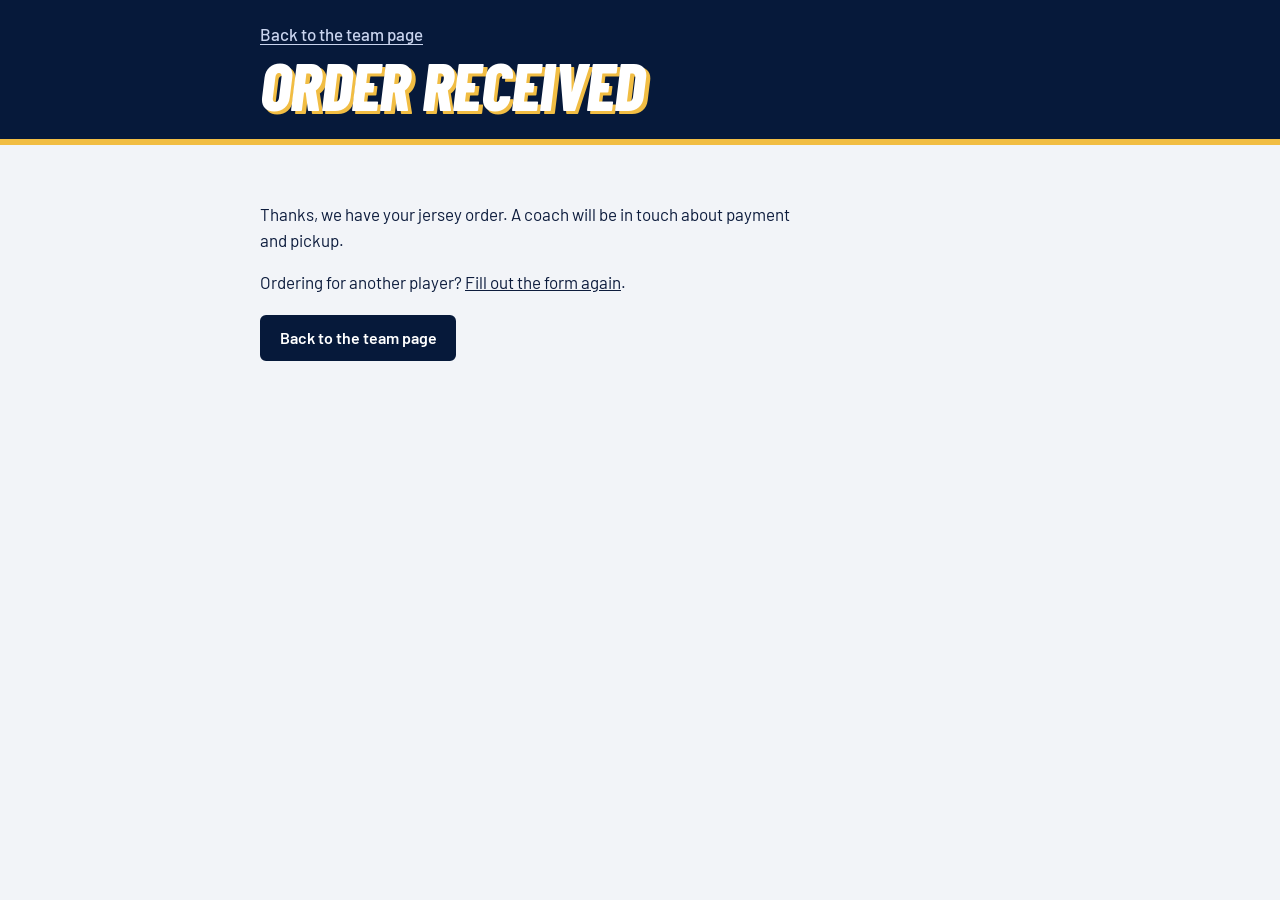
<file: order-thanks.html>
<!doctype html>
<html lang="en">
<head>
  <meta charset="utf-8">
  <meta name="viewport" content="width=device-width, initial-scale=1">
  <meta name="robots" content="noindex, nofollow">
  <title>Order received | Knightmares Flag Football</title>
  <meta name="theme-color" content="#0a1b3f">
  <link rel="stylesheet" href="css/styles.css">
</head>
<body>
<header class="page-head">
  <div class="wrap">
    <a href="index.html">Back to the team page</a>
    <h1>Order received</h1>
  </div>
</header>
<main class="wrap thanks">
  <p>Thanks, we have your jersey order. A coach will be in touch about payment and pickup.</p>
  <p>Ordering for another player? <a href="order.html">Fill out the form again</a>.</p>
  <div class="btn-row" style="margin-top:1.2rem"><a class="btn" href="index.html">Back to the team page</a></div>
</main>
</body>
</html>
</file>
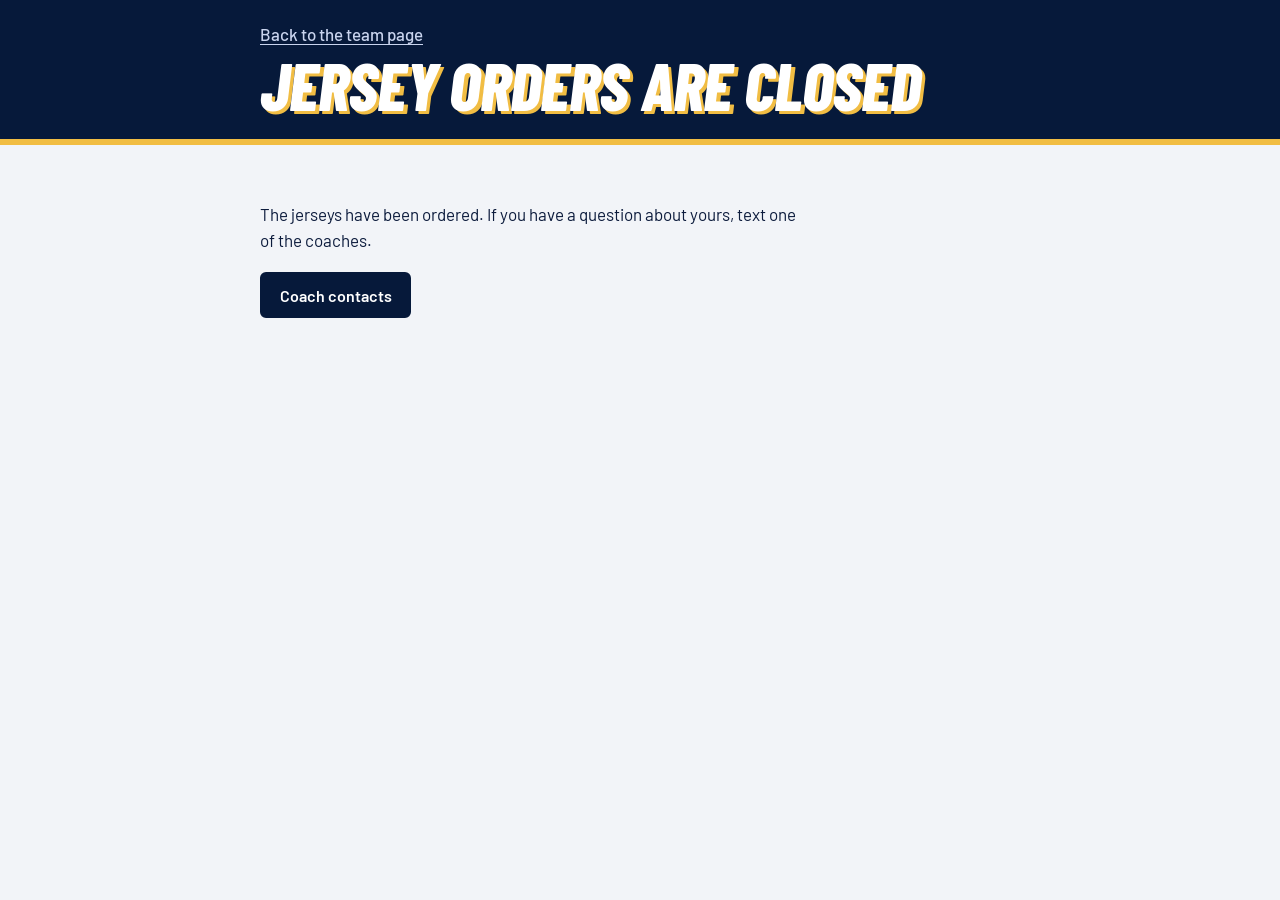
<file: order.html>
<!doctype html>
<html lang="en">
<head>
  <meta charset="utf-8">
  <meta name="viewport" content="width=device-width, initial-scale=1">
  <meta name="robots" content="noindex, nofollow">
  <title>Jersey orders are closed | Knightmares Flag Football</title>
  <meta name="theme-color" content="#06193a">
  <link rel="stylesheet" href="css/styles.css">
</head>
<body>
<header class="page-head">
  <div class="wrap">
    <a href="index.html">Back to the team page</a>
    <h1>Jersey orders are closed</h1>
  </div>
</header>
<main class="wrap thanks">
  <p>The jerseys have been ordered. If you have a question about yours, text one of the coaches.</p>
  <div class="btn-row" style="margin-top:1.2rem"><a class="btn" href="index.html#coaches">Coach contacts</a></div>
</main>
</body>
</html>
</file>
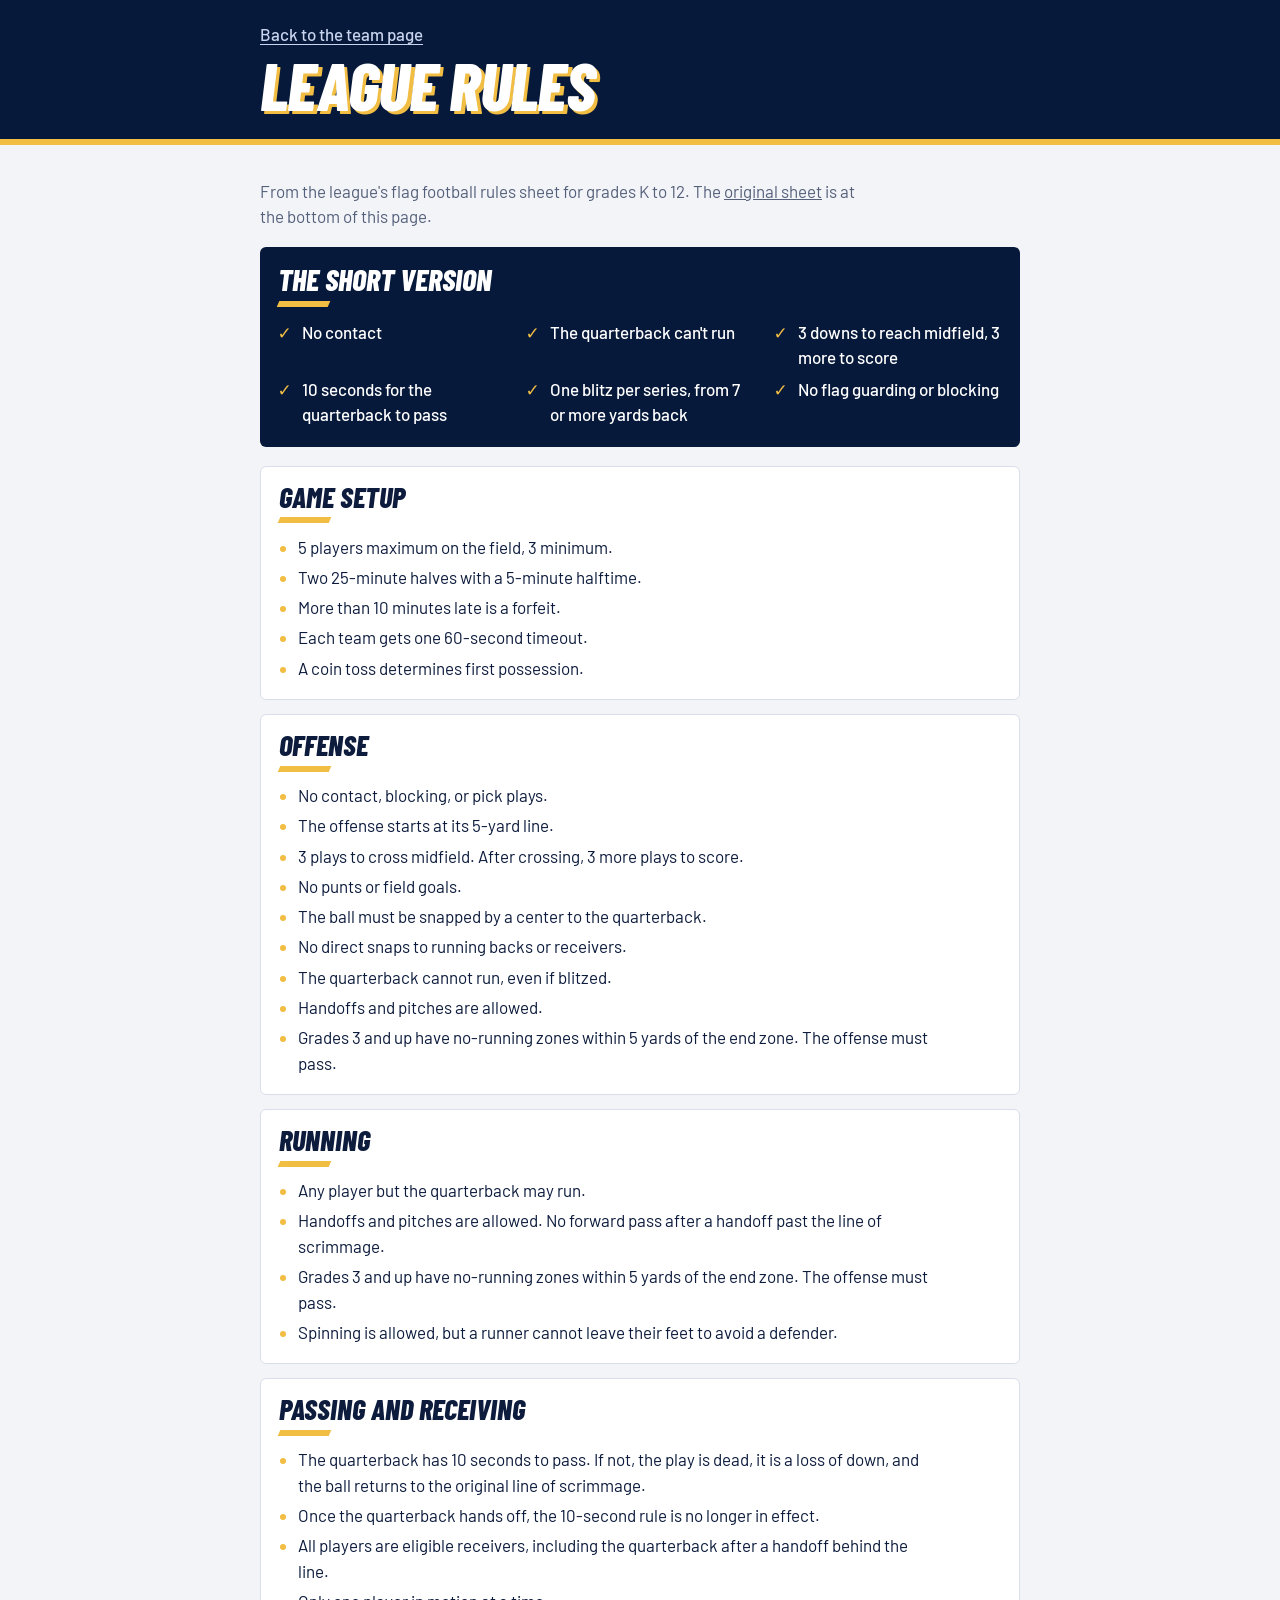
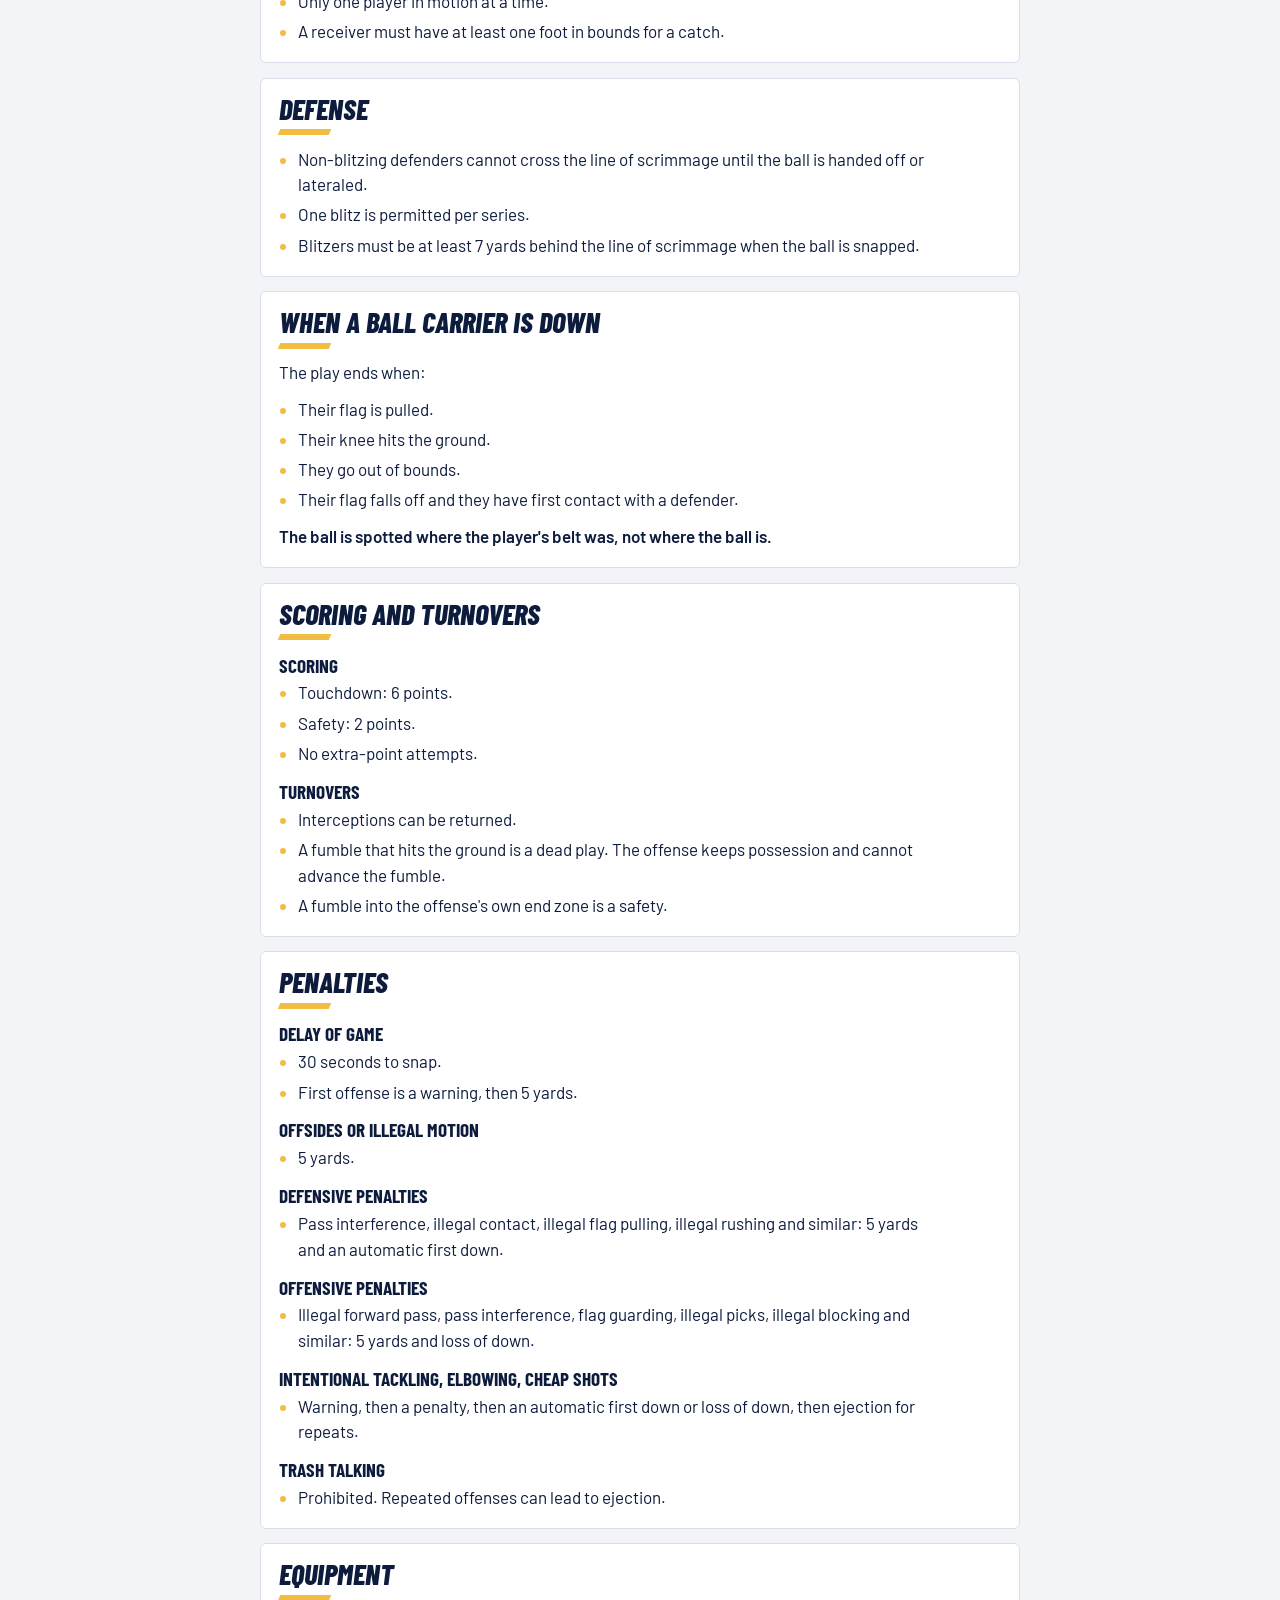
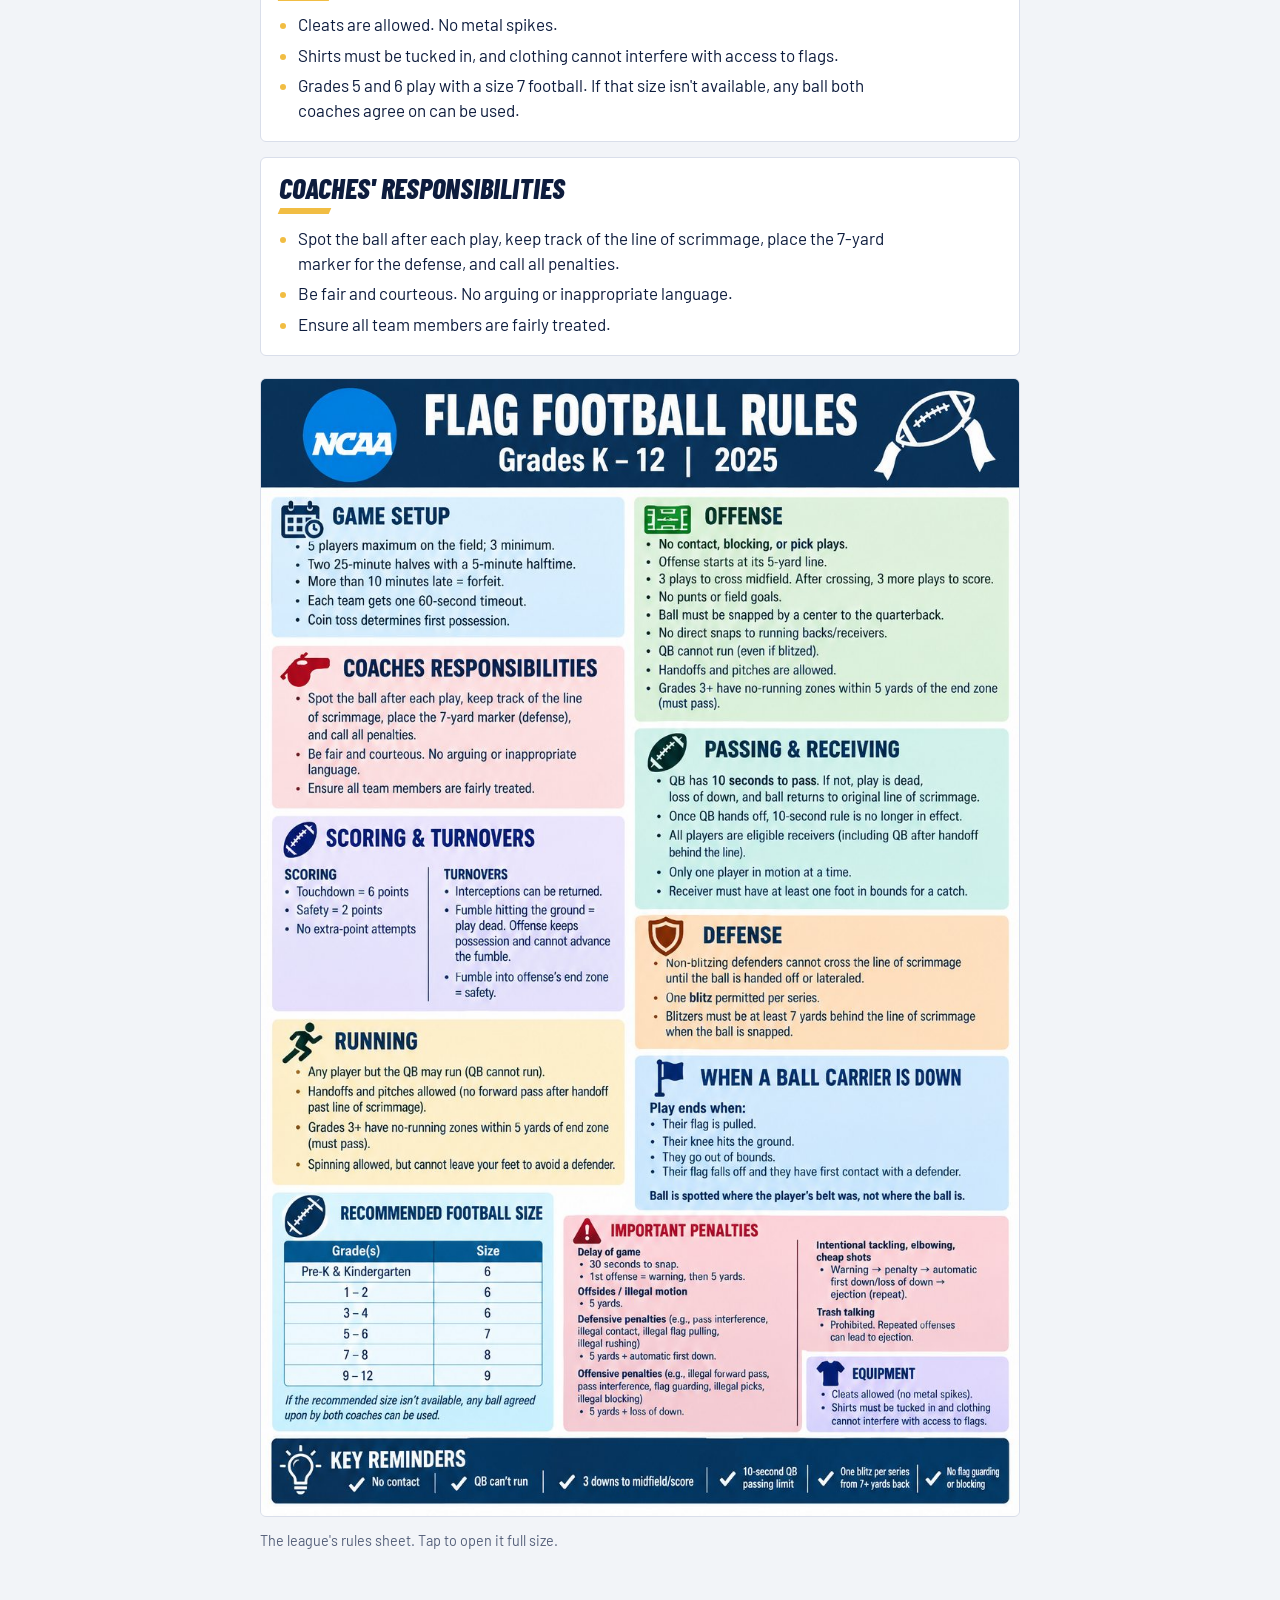
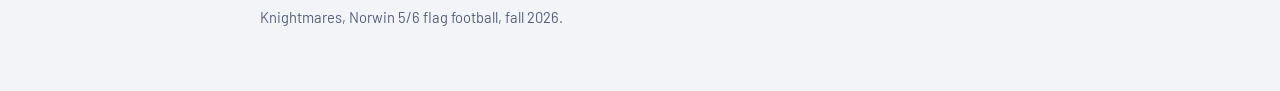
<file: rules.html>
<!doctype html>
<html lang="en">
<head>
  <meta charset="utf-8">
  <meta name="viewport" content="width=device-width, initial-scale=1">
  <meta name="robots" content="noindex, nofollow">
  <title>League rules | Knightmares Flag Football</title>
  <meta name="theme-color" content="#06193a">
  <link rel="icon" href="data:image/svg+xml,<svg xmlns='http://www.w3.org/2000/svg' viewBox='0 0 100 100'><text y='.9em' font-size='90'>🏈</text></svg>">
  <link rel="stylesheet" href="css/styles.css">
</head>
<body>

<header class="page-head">
  <div class="wrap">
    <a href="index.html">Back to the team page</a>
    <h1>League rules</h1>
  </div>
</header>

<main class="wrap rules">
  <p class="lede">From the league's flag football rules sheet for grades K to 12. The <a href="#sheet">original sheet</a> is at the bottom of this page.</p>

  <div class="reminders">
    <h2>The short version</h2>
    <ul>
      <li>No contact</li>
      <li>The quarterback can't run</li>
      <li>3 downs to reach midfield, 3 more to score</li>
      <li>10 seconds for the quarterback to pass</li>
      <li>One blitz per series, from 7 or more yards back</li>
      <li>No flag guarding or blocking</li>
    </ul>
  </div>

  <article class="rule">
    <h2>Game setup</h2>
    <ul>
      <li>5 players maximum on the field, 3 minimum.</li>
      <li>Two 25-minute halves with a 5-minute halftime.</li>
      <li>More than 10 minutes late is a forfeit.</li>
      <li>Each team gets one 60-second timeout.</li>
      <li>A coin toss determines first possession.</li>
    </ul>
  </article>

  <article class="rule">
    <h2>Offense</h2>
    <ul>
      <li>No contact, blocking, or pick plays.</li>
      <li>The offense starts at its 5-yard line.</li>
      <li>3 plays to cross midfield. After crossing, 3 more plays to score.</li>
      <li>No punts or field goals.</li>
      <li>The ball must be snapped by a center to the quarterback.</li>
      <li>No direct snaps to running backs or receivers.</li>
      <li>The quarterback cannot run, even if blitzed.</li>
      <li>Handoffs and pitches are allowed.</li>
      <li>Grades 3 and up have no-running zones within 5 yards of the end zone. The offense must pass.</li>
    </ul>
  </article>

  <article class="rule">
    <h2>Running</h2>
    <ul>
      <li>Any player but the quarterback may run.</li>
      <li>Handoffs and pitches are allowed. No forward pass after a handoff past the line of scrimmage.</li>
      <li>Grades 3 and up have no-running zones within 5 yards of the end zone. The offense must pass.</li>
      <li>Spinning is allowed, but a runner cannot leave their feet to avoid a defender.</li>
    </ul>
  </article>

  <article class="rule">
    <h2>Passing and receiving</h2>
    <ul>
      <li>The quarterback has 10 seconds to pass. If not, the play is dead, it is a loss of down, and the ball returns to the original line of scrimmage.</li>
      <li>Once the quarterback hands off, the 10-second rule is no longer in effect.</li>
      <li>All players are eligible receivers, including the quarterback after a handoff behind the line.</li>
      <li>Only one player in motion at a time.</li>
      <li>A receiver must have at least one foot in bounds for a catch.</li>
    </ul>
  </article>

  <article class="rule">
    <h2>Defense</h2>
    <ul>
      <li>Non-blitzing defenders cannot cross the line of scrimmage until the ball is handed off or lateraled.</li>
      <li>One blitz is permitted per series.</li>
      <li>Blitzers must be at least 7 yards behind the line of scrimmage when the ball is snapped.</li>
    </ul>
  </article>

  <article class="rule">
    <h2>When a ball carrier is down</h2>
    <p>The play ends when:</p>
    <ul>
      <li>Their flag is pulled.</li>
      <li>Their knee hits the ground.</li>
      <li>They go out of bounds.</li>
      <li>Their flag falls off and they have first contact with a defender.</li>
    </ul>
    <p class="key">The ball is spotted where the player's belt was, not where the ball is.</p>
  </article>

  <article class="rule">
    <h2>Scoring and turnovers</h2>
    <h3>Scoring</h3>
    <ul>
      <li>Touchdown: 6 points.</li>
      <li>Safety: 2 points.</li>
      <li>No extra-point attempts.</li>
    </ul>
    <h3>Turnovers</h3>
    <ul>
      <li>Interceptions can be returned.</li>
      <li>A fumble that hits the ground is a dead play. The offense keeps possession and cannot advance the fumble.</li>
      <li>A fumble into the offense's own end zone is a safety.</li>
    </ul>
  </article>

  <article class="rule">
    <h2>Penalties</h2>
    <h3>Delay of game</h3>
    <ul>
      <li>30 seconds to snap.</li>
      <li>First offense is a warning, then 5 yards.</li>
    </ul>
    <h3>Offsides or illegal motion</h3>
    <ul><li>5 yards.</li></ul>
    <h3>Defensive penalties</h3>
    <ul><li>Pass interference, illegal contact, illegal flag pulling, illegal rushing and similar: 5 yards and an automatic first down.</li></ul>
    <h3>Offensive penalties</h3>
    <ul><li>Illegal forward pass, pass interference, flag guarding, illegal picks, illegal blocking and similar: 5 yards and loss of down.</li></ul>
    <h3>Intentional tackling, elbowing, cheap shots</h3>
    <ul><li>Warning, then a penalty, then an automatic first down or loss of down, then ejection for repeats.</li></ul>
    <h3>Trash talking</h3>
    <ul><li>Prohibited. Repeated offenses can lead to ejection.</li></ul>
  </article>

  <article class="rule">
    <h2>Equipment</h2>
    <ul>
      <li>Cleats are allowed. No metal spikes.</li>
      <li>Shirts must be tucked in, and clothing cannot interfere with access to flags.</li>
      <li>Grades 5 and 6 play with a size 7 football. If that size isn't available, any ball both coaches agree on can be used.</li>
    </ul>
  </article>

  <article class="rule">
    <h2>Coaches' responsibilities</h2>
    <ul>
      <li>Spot the ball after each play, keep track of the line of scrimmage, place the 7-yard marker for the defense, and call all penalties.</li>
      <li>Be fair and courteous. No arguing or inappropriate language.</li>
      <li>Ensure all team members are fairly treated.</li>
    </ul>
  </article>

  <figure class="sheet" id="sheet">
    <a href="images/league-rules.jpg"><img src="images/league-rules.jpg" width="1024" height="1536" loading="lazy" alt="The league's one-page flag football rules sheet. Everything on it is written out above."></a>
    <figcaption class="fine">The league's rules sheet. Tap to open it full size.</figcaption>
  </figure>
</main>

<footer class="wrap"><p>Knightmares, Norwin 5/6 flag football, fall 2026.</p></footer>
</body>
</html>
</file>
<file: css/styles.css>
@font-face { font-family: "Barlow"; src: url("../fonts/barlow-latin-400-normal.woff2") format("woff2"); font-weight: 400; font-style: normal; font-display: swap; }
@font-face { font-family: "Barlow"; src: url("../fonts/barlow-latin-500-normal.woff2") format("woff2"); font-weight: 500; font-style: normal; font-display: swap; }
@font-face { font-family: "Barlow"; src: url("../fonts/barlow-latin-600-normal.woff2") format("woff2"); font-weight: 600; font-style: normal; font-display: swap; }
@font-face { font-family: "Barlow Condensed"; src: url("../fonts/barlow-condensed-latin-600-normal.woff2") format("woff2"); font-weight: 600; font-style: normal; font-display: swap; }
@font-face { font-family: "Barlow Condensed"; src: url("../fonts/barlow-condensed-latin-700-normal.woff2") format("woff2"); font-weight: 700; font-style: normal; font-display: swap; }
@font-face { font-family: "Barlow Condensed"; src: url("../fonts/barlow-condensed-latin-800-italic.woff2") format("woff2"); font-weight: 800; font-style: italic; font-display: swap; }

:root {
  --navy: #06193a;
  --navy-2: #1d3556;
  --gold: #f1bd43;
  --steel: #2f5389;
  --silver: #dcdee2;
  --paper: #f2f4f8;
  --line: #d9deea;
  --ink: #0d1c3d;
  --muted: #55607a;
  --in: #146c43;
  --out: #b3261e;
  --display: "Barlow Condensed", "Arial Narrow", Impact, sans-serif;
  --body: "Barlow", system-ui, -apple-system, "Segoe UI", sans-serif;
}

* { box-sizing: border-box; }
html { scroll-behavior: smooth; scroll-padding-top: 64px; }
body {
  margin: 0;
  background: var(--paper);
  color: var(--ink);
  font: 400 17px/1.5 var(--body);
  -webkit-text-size-adjust: 100%;
}
img { max-width: 100%; height: auto; display: block; }
a { color: inherit; }
[hidden] { display: none !important; }
:focus-visible { outline: 3px solid var(--navy-2); outline-offset: 3px; border-radius: 4px; }
.hero :focus-visible, .subscribe :focus-visible, .page-head :focus-visible, .reminders :focus-visible { outline-color: var(--gold); }
.next :focus-visible { outline-color: var(--navy-2); }
.wrap { width: min(100% - 2rem, 760px); margin-inline: auto; }

/* ---------- Hero ---------- */
.hero {
  position: relative;
  overflow: hidden;
  background: var(--navy);
  color: #fff;
  padding: 2.25rem 0 2.5rem;
}
.hero-inner { position: relative; }
.hero-kicker { margin: 0; font-weight: 500; color: #c9d4ee; max-width: 24rem; }
h1 {
  margin: 0.1rem 0 1.5rem;
  font: italic 800 clamp(3.2rem, 18vw, 9rem)/0.86 var(--display);
  text-transform: uppercase;
  letter-spacing: -0.01em;
  text-shadow: 0.045em 0.045em 0 var(--gold);
}

/* paint streaks borrowed from the jersey */
.shards i {
  position: absolute;
  display: block;
  clip-path: polygon(0 100%, 12% 60%, 100% 0, 88% 45%);
  transform-origin: 0 100%;
  animation: slash 0.7s cubic-bezier(0.2, 0.8, 0.2, 1) both;
}
.s1 { background: var(--gold); width: 34%; height: 110px; right: -14%; top: -50px;  }
.s2 { background: var(--steel); width: 60%; height: 190px; right: -24%; top: 120px;  animation-delay: 0.06s; opacity: 0.9; }
.s3 { background: #fff;        width: 30%; height: 90px;  right: -4%;  top: 250px;  animation-delay: 0.12s; opacity: 0.9; }
.s4 { background: var(--silver); width: 26%; height: 80px;  right: -8%;  top: 320px;  animation-delay: 0.18s; }
.s5 { background: var(--steel); width: 50%; height: 150px; left: -22%;  bottom: -50px; animation-delay: 0.1s; opacity: 0.55; }
.s6 { background: var(--gold); width: 28%; height: 90px;  left: -8%;   bottom: -20px; animation-delay: 0.2s; opacity: 0.8; }
@keyframes slash {
  from { transform: translate(-40px, 40px) scale(0.2); opacity: 0; }
}

.next {
  background: #fff;
  color: var(--ink);
  border-radius: 6px;
  border-left: 8px solid var(--gold);
  padding: 1rem 1.1rem 1.1rem;
  box-shadow: 0 14px 30px -12px rgba(0, 0, 0, 0.55);
  max-width: 30rem;
}
.next-label { margin: 0; font-weight: 600; color: var(--muted); font-size: 0.95rem; }
.next-when {
  margin: 0.15rem 0 0;
  font: 700 clamp(1.9rem, 8vw, 2.5rem)/1 var(--display);
  text-transform: uppercase;
}
.next-who { margin: 0.35rem 0 0; font-size: 1.15rem; font-weight: 600; }
.next-where { margin: 0.1rem 0 0; color: var(--muted); }
.next .btn-row { margin-top: 0.9rem; }

/* ---------- Buttons ---------- */
.btn-row { display: flex; flex-wrap: wrap; gap: 0.6rem; }
.btn {
  display: inline-flex; align-items: center; justify-content: center;
  min-height: 46px; padding: 0.55rem 1.1rem;
  border-radius: 6px; border: 2px solid var(--navy);
  font: 600 1rem/1.1 var(--body); text-decoration: none;
  background: var(--navy); color: #fff;
}
.btn:hover { background: var(--navy-2); }
.btn-ghost { background: transparent; color: var(--navy); }
.btn-ghost:hover { background: #e6eaf3; }
.btn-gold { background: var(--gold); border-color: var(--gold); color: var(--navy); }
.btn-gold:hover { background: #f7cd6a; }

/* ---------- Tabs ---------- */
.tabs {
  position: sticky; top: 0; z-index: 5;
  background: #fff; border-bottom: 1px solid var(--line);
}
.tabs-inner { display: flex; gap: 0.25rem; overflow-x: auto; scrollbar-width: none; }
.tabs-inner::-webkit-scrollbar { display: none; }
.tabs a {
  flex: none; padding: 0.9rem 0.7rem;
  font: 700 1.1rem/1 var(--display); text-transform: uppercase; letter-spacing: 0.03em;
  text-decoration: none; color: var(--navy);
  border-bottom: 3px solid transparent;
}
.tabs a:hover { border-bottom-color: var(--gold); }

/* ---------- Sections ---------- */
section { padding: 2.5rem 0 0.5rem; }
h2 {
  margin: 0 0 0.3rem;
  font: italic 800 clamp(2.1rem, 9vw, 2.9rem)/0.95 var(--display);
  text-transform: uppercase;
}
h2::after {
  content: ""; display: block; width: 3.2rem; height: 6px; margin-top: 0.45rem;
  background: var(--gold); transform: skewX(-24deg);
}
h3 { margin: 0 0 0.3rem; font: 700 1.5rem/1.1 var(--display); text-transform: uppercase; }
.lede { margin: 0.6rem 0 1.1rem; color: var(--muted); max-width: 60ch; }
.fine { font-size: 0.9rem; color: var(--muted); margin: 0.8rem 0 0; }
.empty { color: var(--muted); }

/* ---------- Schedule ---------- */
.games { list-style: none; margin: 1.1rem 0 0; padding: 0; background: #fff; border: 1px solid var(--line); border-radius: 6px; }
.game {
  display: grid; grid-template-columns: 4.2rem 1fr; gap: 0.9rem;
  align-items: center; padding: 0.85rem 0.9rem;
  border-top: 1px solid var(--line);
}
.game:first-child { border-top: 0; }
.date {
  text-align: center; background: var(--navy); color: #fff;
  border-radius: 4px; padding: 0.35rem 0 0.45rem;
}
.date b { display: block; font: 700 2.1rem/0.9 var(--display); }
.date span { display: block; font: 600 0.95rem/1.2 var(--display); text-transform: uppercase; letter-spacing: 0.06em; color: var(--gold); }
.game-who { margin: 0; font-weight: 600; font-size: 1.12rem; line-height: 1.25; }
.game-meta { margin: 0.1rem 0 0; color: var(--muted); }
.game-note { margin: 0.25rem 0 0; font-size: 0.95rem; }
.tag {
  display: inline-block; margin-left: 0.35rem; padding: 0.05rem 0.45rem;
  border: 1px solid var(--line); border-radius: 3px;
  font-size: 0.8rem; font-weight: 500; color: var(--muted); vertical-align: 0.1em;
}
.tag-result { background: var(--navy); border-color: var(--navy); color: #fff; }
.tag-cancel { background: #b3261e; border-color: #b3261e; color: #fff; }
.game.is-next { box-shadow: inset 6px 0 0 var(--gold); }
.game.is-past .date { background: #8b94aa; }
.game.is-past .date span { color: #fff; }
.game.is-past .game-who, .game.is-past .game-meta { color: var(--muted); }
.game.is-cancelled .game-who span.vs, .game.is-cancelled .game-meta { text-decoration: line-through; }
.game.is-off .date { background: transparent; color: var(--muted); border: 1px dashed #b8c0d2; }
.game.is-off .date span { color: var(--muted); }
.game.is-off .game-who { font-weight: 500; color: var(--muted); }

.subscribe {
  margin-top: 1.25rem; padding: 1.2rem 1.1rem 1.25rem;
  background: var(--navy); color: #fff; border-radius: 6px;
}
.subscribe p { margin: 0 0 0.9rem; color: #d5ddf0; }
.subscribe .fine { color: #aebada; margin: 0.9rem 0 0; }
.subscribe .fine a { color: #fff; }

/* ---------- Who's in ---------- */
.avail-game { background: #fff; border: 1px solid var(--line); border-radius: 6px; margin-top: 0.7rem; }
.avail-game summary {
  display: flex; flex-wrap: wrap; align-items: center; justify-content: space-between; gap: 0.4rem 0.8rem;
  padding: 0.85rem 0.9rem 0.85rem 2.2rem; cursor: pointer; list-style: none; position: relative;
}
.avail-game summary::-webkit-details-marker { display: none; }
.avail-game summary::before {
  content: ""; position: absolute; left: 0.95rem; top: 1.25rem;
  width: 0.55rem; height: 0.55rem; border-right: 3px solid var(--navy); border-bottom: 3px solid var(--navy);
  transform: rotate(-45deg);
}
.avail-game[open] summary::before { transform: rotate(45deg); top: 1.1rem; }
.avail-game[open] summary { border-bottom: 1px solid var(--line); }
.avail-head b { font: 700 1.35rem/1.1 var(--display); text-transform: uppercase; }
.avail-head span { color: var(--muted); }
.avail-counts { display: flex; flex-wrap: wrap; gap: 0.35rem; }
.count {
  padding: 0.1rem 0.5rem; border-radius: 3px; border: 1px solid var(--line);
  font-size: 0.88rem; font-weight: 600; color: var(--muted); white-space: nowrap;
}
.count-in { background: var(--in); border-color: var(--in); color: #fff; }
.count-out { background: #fff; border-color: var(--out); color: var(--out); }
.avail-list { list-style: none; margin: 0; padding: 0; }
.avail-list li {
  display: flex; align-items: center; justify-content: space-between; gap: 0.75rem;
  padding: 0.5rem 0.9rem; border-top: 1px solid var(--line);
}
.avail-list li:first-child { border-top: 0; }
.avail-who { min-width: 0; }
.avail-name { display: flex; align-items: baseline; gap: 0.5rem; font-weight: 600; }
.avail-name .num { font: 700 1.25rem/1 var(--display); color: var(--steel); min-width: 1.5rem; }
.avail-when { display: block; font-size: 0.82rem; color: var(--muted); min-height: 1.1em; }
.avail-btns { display: flex; flex: none; gap: 0.4rem; }
.pick {
  min-width: 4.3rem; min-height: 44px; padding: 0 0.5rem;
  border: 2px solid #b8c0d2; border-radius: 6px; background: #fff; color: var(--ink);
  font: 600 1rem/1 var(--body); cursor: pointer;
}
.pick:hover { border-color: var(--navy); }
.pick-in[aria-pressed="true"] { background: var(--in); border-color: var(--in); color: #fff; }
.pick-out[aria-pressed="true"] { background: var(--out); border-color: var(--out); color: #fff; }
.pick[aria-pressed="true"]::before { content: "✓ "; }
.avail-error { margin: 0 0 0.6rem; padding: 0.6rem 0.8rem; border-left: 6px solid var(--out); background: #fff; font-weight: 500; }

/* ---------- Posts ---------- */
.post { background: #fff; border: 1px solid var(--line); border-radius: 6px; padding: 1rem 1.1rem; margin-top: 0.9rem; }
.post time { color: var(--muted); font-size: 0.92rem; }
.post h3 { margin-top: 0.15rem; text-transform: none; font-size: 1.6rem; }
.post p { margin: 0.5rem 0 0; max-width: 62ch; white-space: pre-line; }
.post img { margin-top: 0.8rem; border-radius: 4px; }
.post-file { margin-top: 0.8rem; }

/* ---------- Uniform ---------- */
.uniform { margin: 0; background: #d8d9db; border: 1px solid var(--line); border-radius: 6px; overflow: hidden; }

/* ---------- Roster ---------- */
.roster {
  list-style: none; margin: 1.1rem 0 0; padding: 0;
  display: grid; grid-template-columns: repeat(auto-fill, minmax(150px, 1fr)); gap: 0;
  background: #fff; border: 1px solid var(--line); border-radius: 6px; overflow: hidden;
}
.roster li {
  display: flex; align-items: baseline; gap: 0.6rem;
  padding: 0.7rem 0.9rem; font-weight: 500;
  box-shadow: 0 1px 0 var(--line), 1px 0 0 var(--line);
}
.roster .num { font: 700 1.35rem/1 var(--display); color: var(--steel); min-width: 1.6rem; }

/* ---------- Coaches ---------- */
.coaches { display: grid; gap: 0.9rem; grid-template-columns: repeat(auto-fit, minmax(260px, 1fr)); }
.coach { background: #fff; border: 1px solid var(--line); border-top: 6px solid var(--navy); border-radius: 6px; padding: 1rem 1.1rem 1.1rem; }
.coach h3 { text-transform: none; font-size: 1.7rem; margin: 0; }
.coach .role { margin: 0; color: var(--muted); }
.coach .contact { margin: 0.6rem 0 0.9rem; line-height: 1.6; overflow-wrap: anywhere; }
.coach .contact a { text-decoration-color: var(--gold); text-decoration-thickness: 2px; text-underline-offset: 3px; }

/* ---------- Photos ---------- */
.gallery { display: grid; grid-template-columns: repeat(auto-fill, minmax(150px, 1fr)); gap: 0.6rem; margin-top: 1.1rem; }
.gallery a { display: block; }
.gallery img { width: 100%; aspect-ratio: 1; object-fit: cover; border-radius: 4px; }
.gallery figure { margin: 0; }
.gallery figcaption { font-size: 0.88rem; color: var(--muted); margin-top: 0.25rem; }

footer { padding: 2.5rem 0 3rem; color: var(--muted); font-size: 0.92rem; }

/* ---------- Inner pages (rules, jersey orders closed) ---------- */
.page-head { background: var(--navy); color: #fff; padding: 1.4rem 0 1.6rem; border-bottom: 6px solid var(--gold); }
.page-head a { color: #c9d4ee; font-weight: 500; text-underline-offset: 3px; }
.page-head h1 { margin: 0.5rem 0 0; font-size: clamp(2.6rem, 12vw, 4.2rem); text-shadow: 0.05em 0.05em 0 var(--gold); }
.thanks { padding: 2.5rem 0; }
.thanks p { max-width: 55ch; }

.rules { padding-top: 1.5rem; }
.reminders {
  background: var(--navy); color: #fff; border-radius: 6px;
  padding: 1.1rem 1.1rem 1.2rem; margin-bottom: 1.2rem;
}
.reminders h2 { font-size: 1.9rem; }
.reminders ul { margin: 0.8rem 0 0; padding: 0; list-style: none; display: grid; gap: 0.35rem 1.2rem; grid-template-columns: repeat(auto-fit, minmax(210px, 1fr)); }
.reminders li { padding-left: 1.5rem; position: relative; font-weight: 500; }
.reminders li::before { content: "✓"; position: absolute; left: 0; color: var(--gold); font-weight: 600; }
.rule { background: #fff; border: 1px solid var(--line); border-radius: 6px; padding: 1rem 1.1rem 1.1rem; margin-top: 0.9rem; }
.rule h2 { font-size: 1.8rem; }
.rule h3 { font-size: 1.2rem; margin: 0.9rem 0 0.2rem; }
.rule ul { margin: 0.7rem 0 0; padding-left: 1.2rem; max-width: 65ch; }
.rule h3 + ul { margin-top: 0.2rem; }
.rule li { margin-top: 0.3rem; }
.rule li::marker { color: var(--gold); }
.rule p { margin: 0.7rem 0 0; max-width: 65ch; }
.rule .key { font-weight: 600; }
.sheet { margin: 1.4rem 0 0; }
.sheet img { border: 1px solid var(--line); border-radius: 6px; }

@media (min-width: 700px) {
  .hero { padding: 3.5rem 0 3.5rem; }
  .game { grid-template-columns: 4.6rem 1fr; padding: 1rem 1.2rem; }
}
@media (prefers-reduced-motion: reduce) {
  html { scroll-behavior: auto; }
  .shards i { animation: none; }
}

/* ---------- Practice time poll ---------- */
.poll { padding-top: 1.5rem; }
.form { background: #fff; border: 1px solid var(--line); border-radius: 6px; padding: 1.2rem 1.1rem 1.3rem; }
.form fieldset { border: 0; margin: 0 0 1.1rem; padding: 0; }
.form fieldset:disabled { opacity: 0.55; }
.form legend { padding: 0; margin-bottom: 0.5rem; font-weight: 600; }
.field { margin-bottom: 1rem; }
.field label { display: block; font-weight: 600; margin-bottom: 0.25rem; }
.field .hint { display: block; font-weight: 400; font-size: 0.9rem; color: var(--muted); }
.field select, .field textarea {
  width: 100%; min-height: 48px; padding: 0.6rem 0.7rem;
  font: 400 1.05rem/1.3 var(--body); color: var(--ink);
  background: #fff; border: 2px solid #b8c0d2; border-radius: 6px;
}
.field textarea { min-height: 80px; resize: vertical; }
.field select:focus, .field textarea:focus { outline: 3px solid var(--navy-2); outline-offset: 1px; border-color: var(--navy); }
.field textarea:disabled { background: var(--paper); }
.checks { display: grid; gap: 0.45rem; grid-template-columns: repeat(auto-fill, minmax(220px, 1fr)); }
.check {
  display: flex; align-items: center; gap: 0.7rem; min-height: 48px; padding: 0.4rem 0.8rem;
  border: 2px solid #b8c0d2; border-radius: 6px; cursor: pointer; font-weight: 500;
}
.check input { width: 1.3rem; height: 1.3rem; accent-color: var(--navy); flex: none; }
.check:has(input:checked) { border-color: var(--navy); background: #eef1f7; }
.poll-form .btn { min-width: 9rem; cursor: pointer; }
.poll-form .btn:disabled { opacity: 0.5; cursor: default; }
.poll-status { min-height: 1.4em; }
.poll-closed { background: #fff; border-left: 6px solid var(--gold); padding: 0.8rem 1rem; font-weight: 500; }
.poll-results { padding-top: 2rem; }
.results { list-style: none; margin: 0; padding: 0; background: #fff; border: 1px solid var(--line); border-radius: 6px; }
.result { padding: 0.8rem 0.9rem; border-top: 1px solid var(--line); }
.result:first-child { border-top: 0; }
.result-head { display: flex; justify-content: space-between; gap: 0.8rem; align-items: baseline; }
.result-label { font-weight: 600; }
.result-num { color: var(--muted); font-size: 0.92rem; white-space: nowrap; }
.result-bar { height: 10px; margin-top: 0.4rem; background: #e6eaf3; border-radius: 5px; overflow: hidden; }
.result-bar span { display: block; height: 100%; background: var(--steel); border-radius: 5px; }
.result.is-top { box-shadow: inset 6px 0 0 var(--gold); }
.result.is-top .result-bar span { background: var(--gold); }
.result-names { margin: 0.35rem 0 0; color: var(--muted); font-size: 0.92rem; }
.poll-results h3 { font-size: 1.25rem; margin-top: 1.4rem; }
.poll-note-list { margin: 0.4rem 0 0; padding-left: 1.2rem; }
.poll-note-list li { margin-top: 0.3rem; }
</file>
